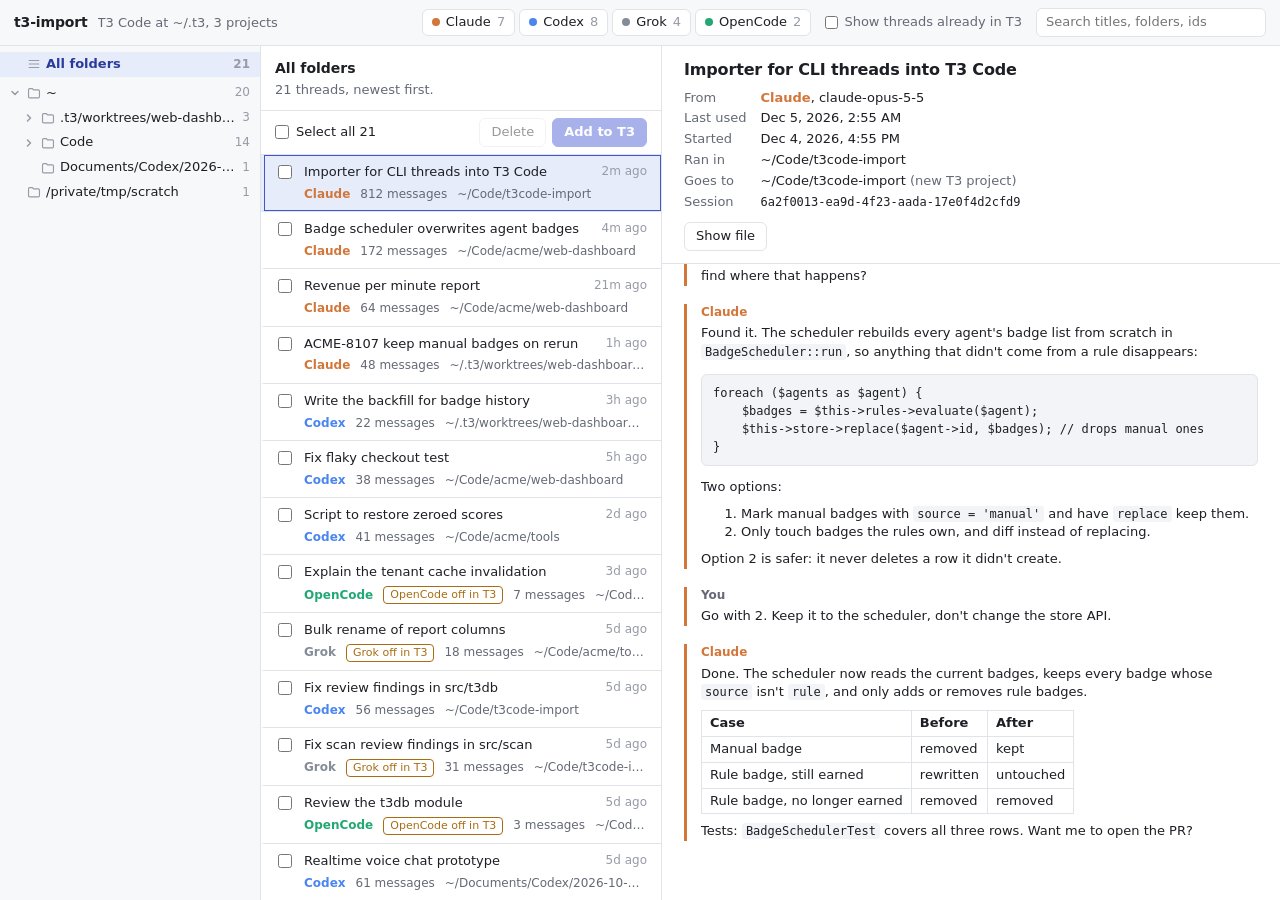
<file: ui/index.html>
<!doctype html>
<html lang="en">
<head>
<meta charset="utf-8">
<meta name="viewport" content="width=device-width, initial-scale=1">
<title>t3-import</title>
<link rel="stylesheet" href="app.css">
<script src="vendor/marked.min.js"></script>
<script src="vendor/purify.min.js"></script>
<script type="module" src="app.js"></script>
</head>
<body>
<header class="bar">
  <div class="brand">
    <strong>t3-import</strong>
    <span id="t3-status" class="t3-status">Reading T3 Code…</span>
  </div>
  <div class="bar-tools">
    <div class="providers" id="providers" role="group" aria-label="Show sessions from"></div>
    <label class="switch"><input type="checkbox" id="show-in-t3"><span>Show threads already in T3</span></label>
    <input type="search" id="search" placeholder="Search titles, folders, ids" autocomplete="off" spellcheck="false">
  </div>
</header>

<div class="banner" id="banner" hidden></div>
<main class="panes" id="panes">
  <nav class="pane tree-pane" aria-label="Folders">
    <div class="tree" id="tree"></div>
  </nav>
  <div class="splitter" data-split="tree" role="separator" aria-orientation="vertical"></div>

  <section class="pane list-pane" aria-label="Threads">
    <div class="folder-head" id="folder-head"></div>
    <div class="list-tools">
      <label class="check-all"><input type="checkbox" id="check-all"><span id="check-all-label">Select all</span></label>
      <span class="selection-note" id="selection-note"></span>
      <div class="actions">
        <button type="button" id="act-trash" class="btn quiet-danger" disabled>Delete</button>
        <button type="button" id="act-import" class="btn primary" disabled>Add to T3</button>
      </div>
    </div>
    <ul class="threads" id="threads" role="listbox" aria-multiselectable="true" tabindex="0"></ul>
  </section>
  <div class="splitter" data-split="list" role="separator" aria-orientation="vertical"></div>

  <section class="pane reader" id="reader" aria-label="Conversation"></section>
</main>

<dialog id="dialog"></dialog>
</body>
</html>
</file>
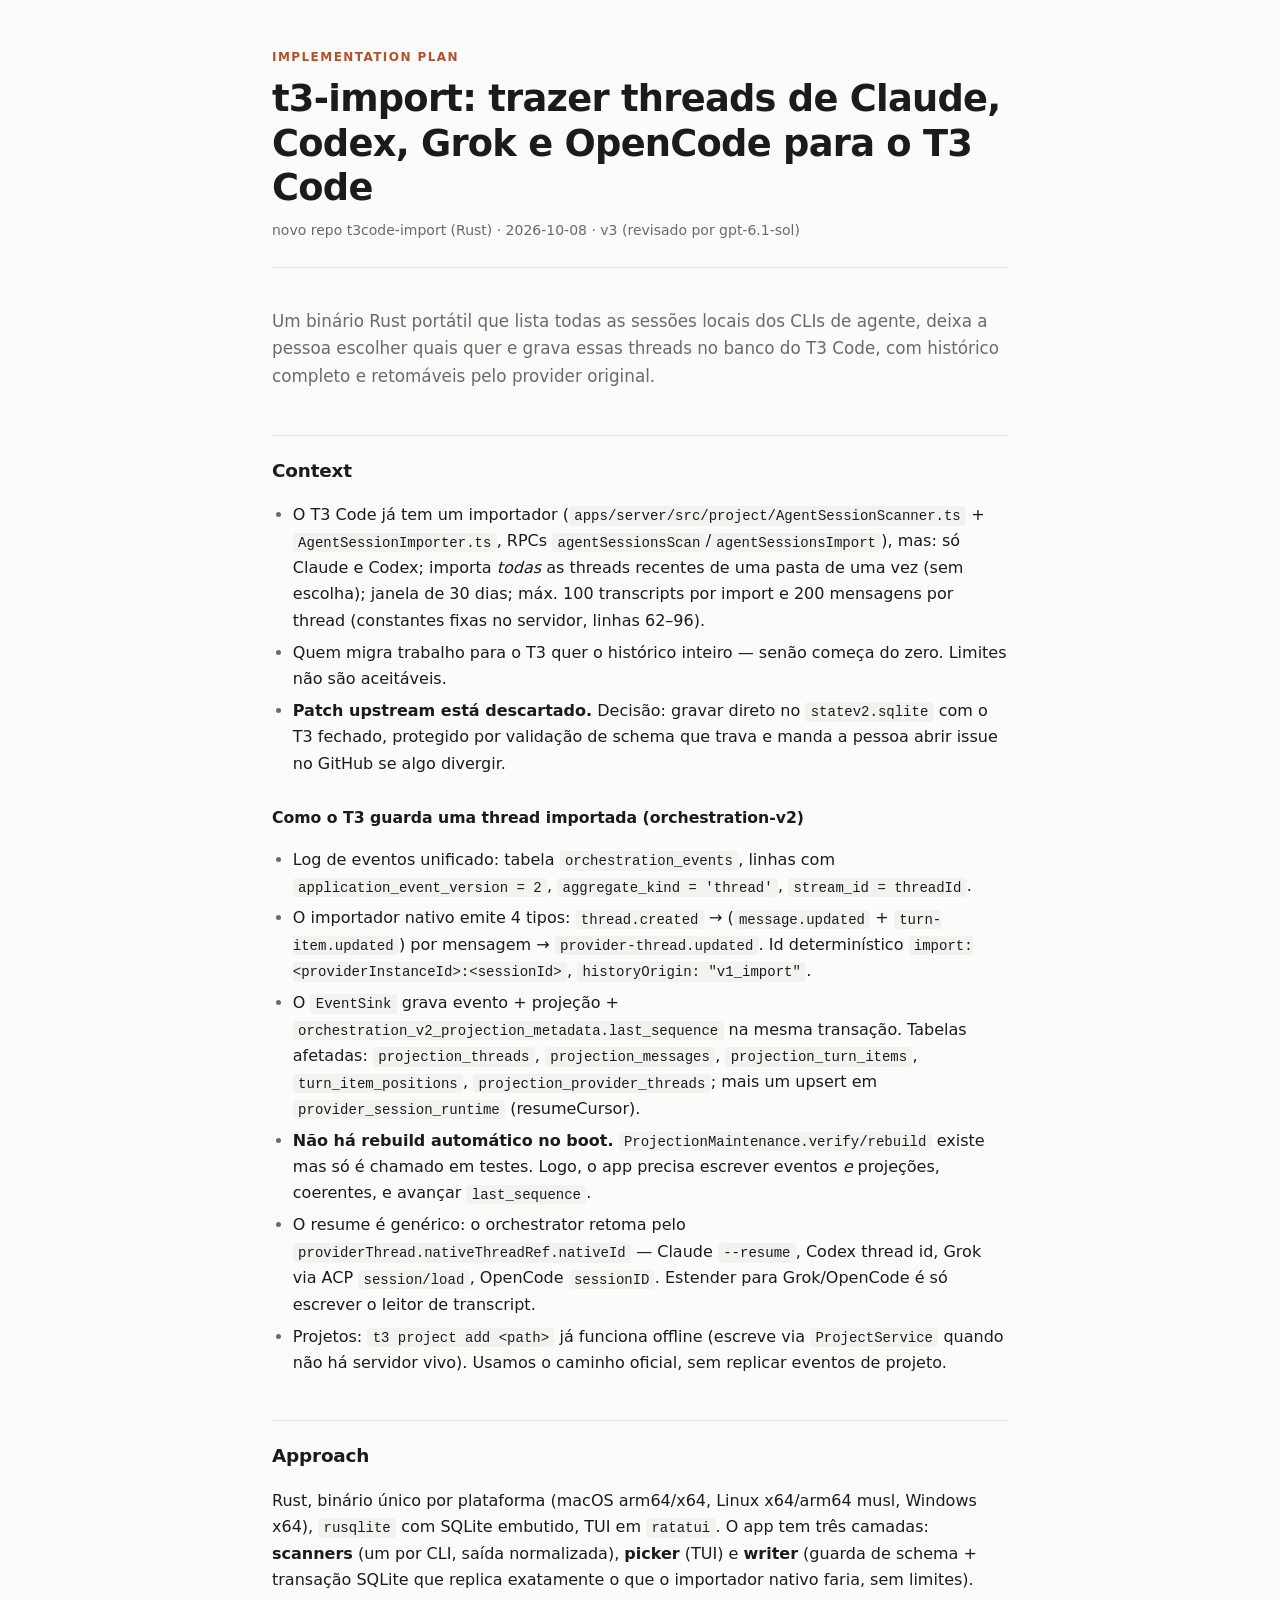
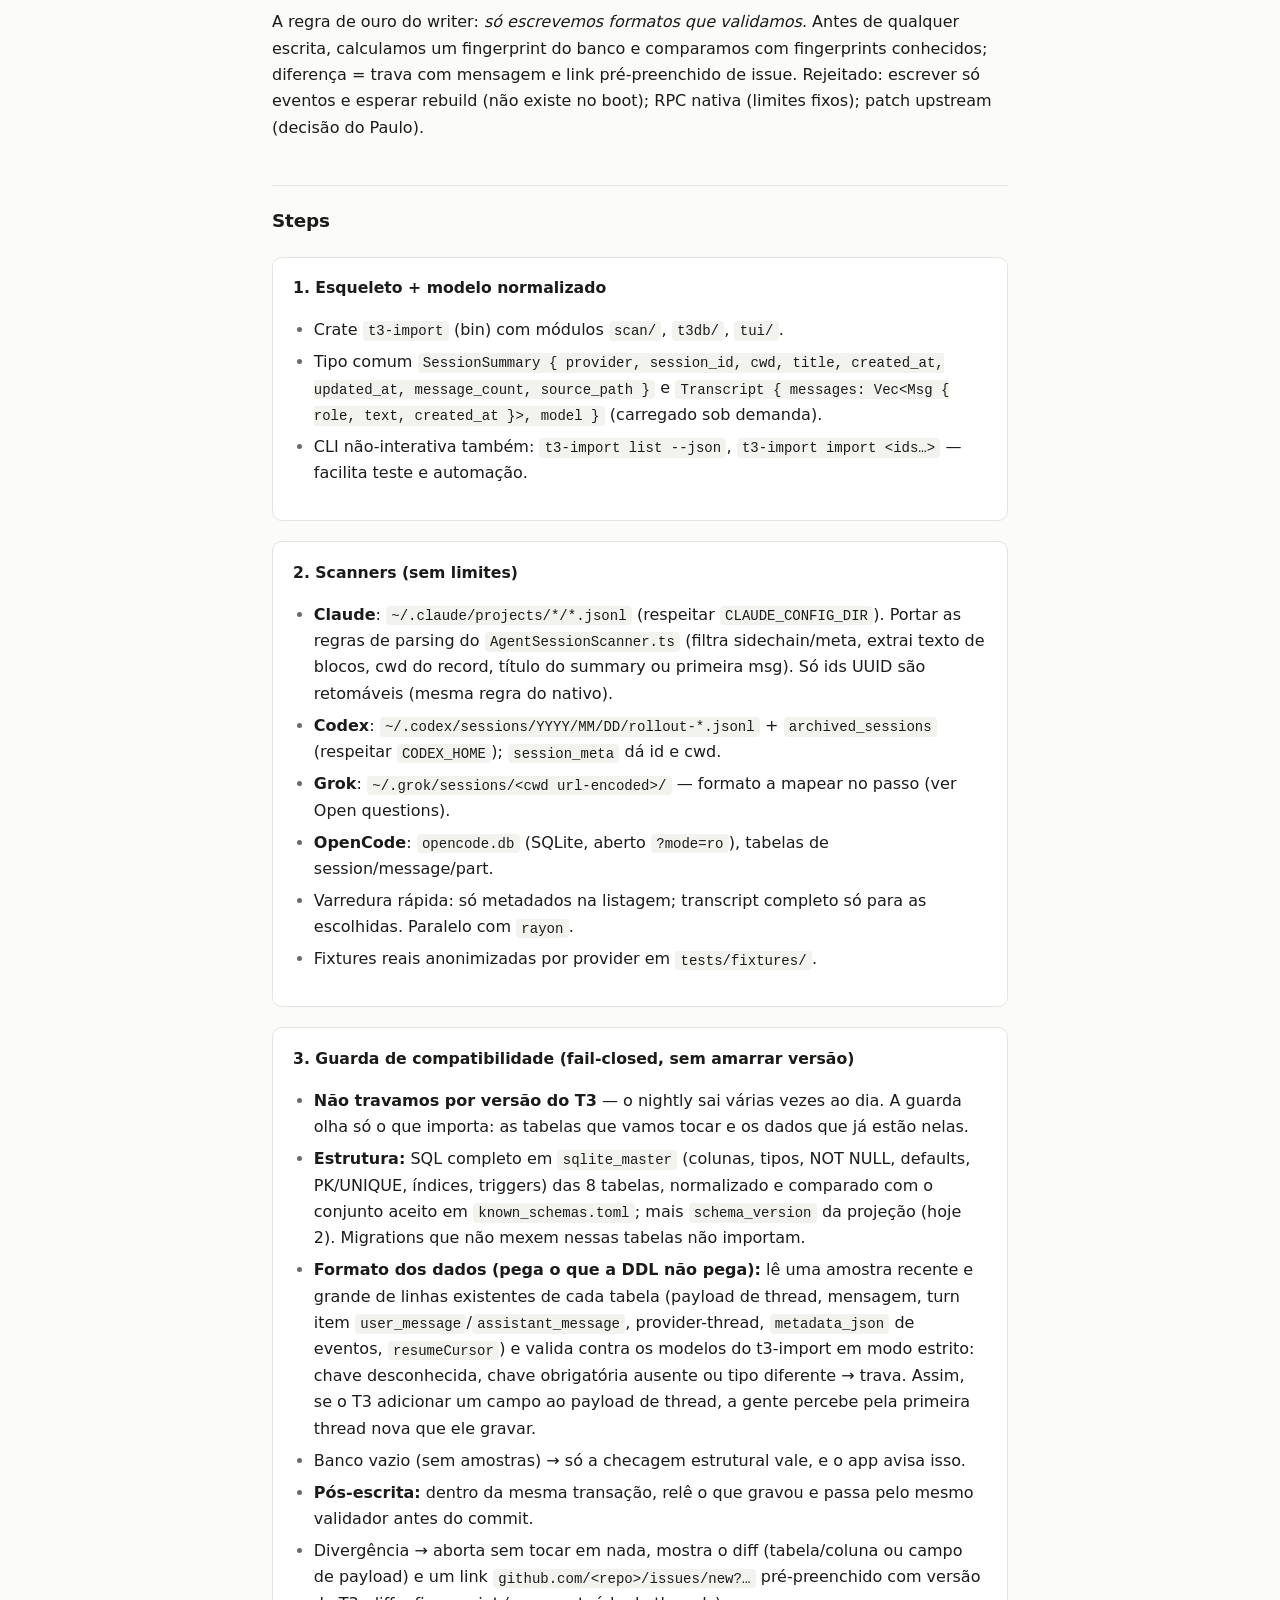
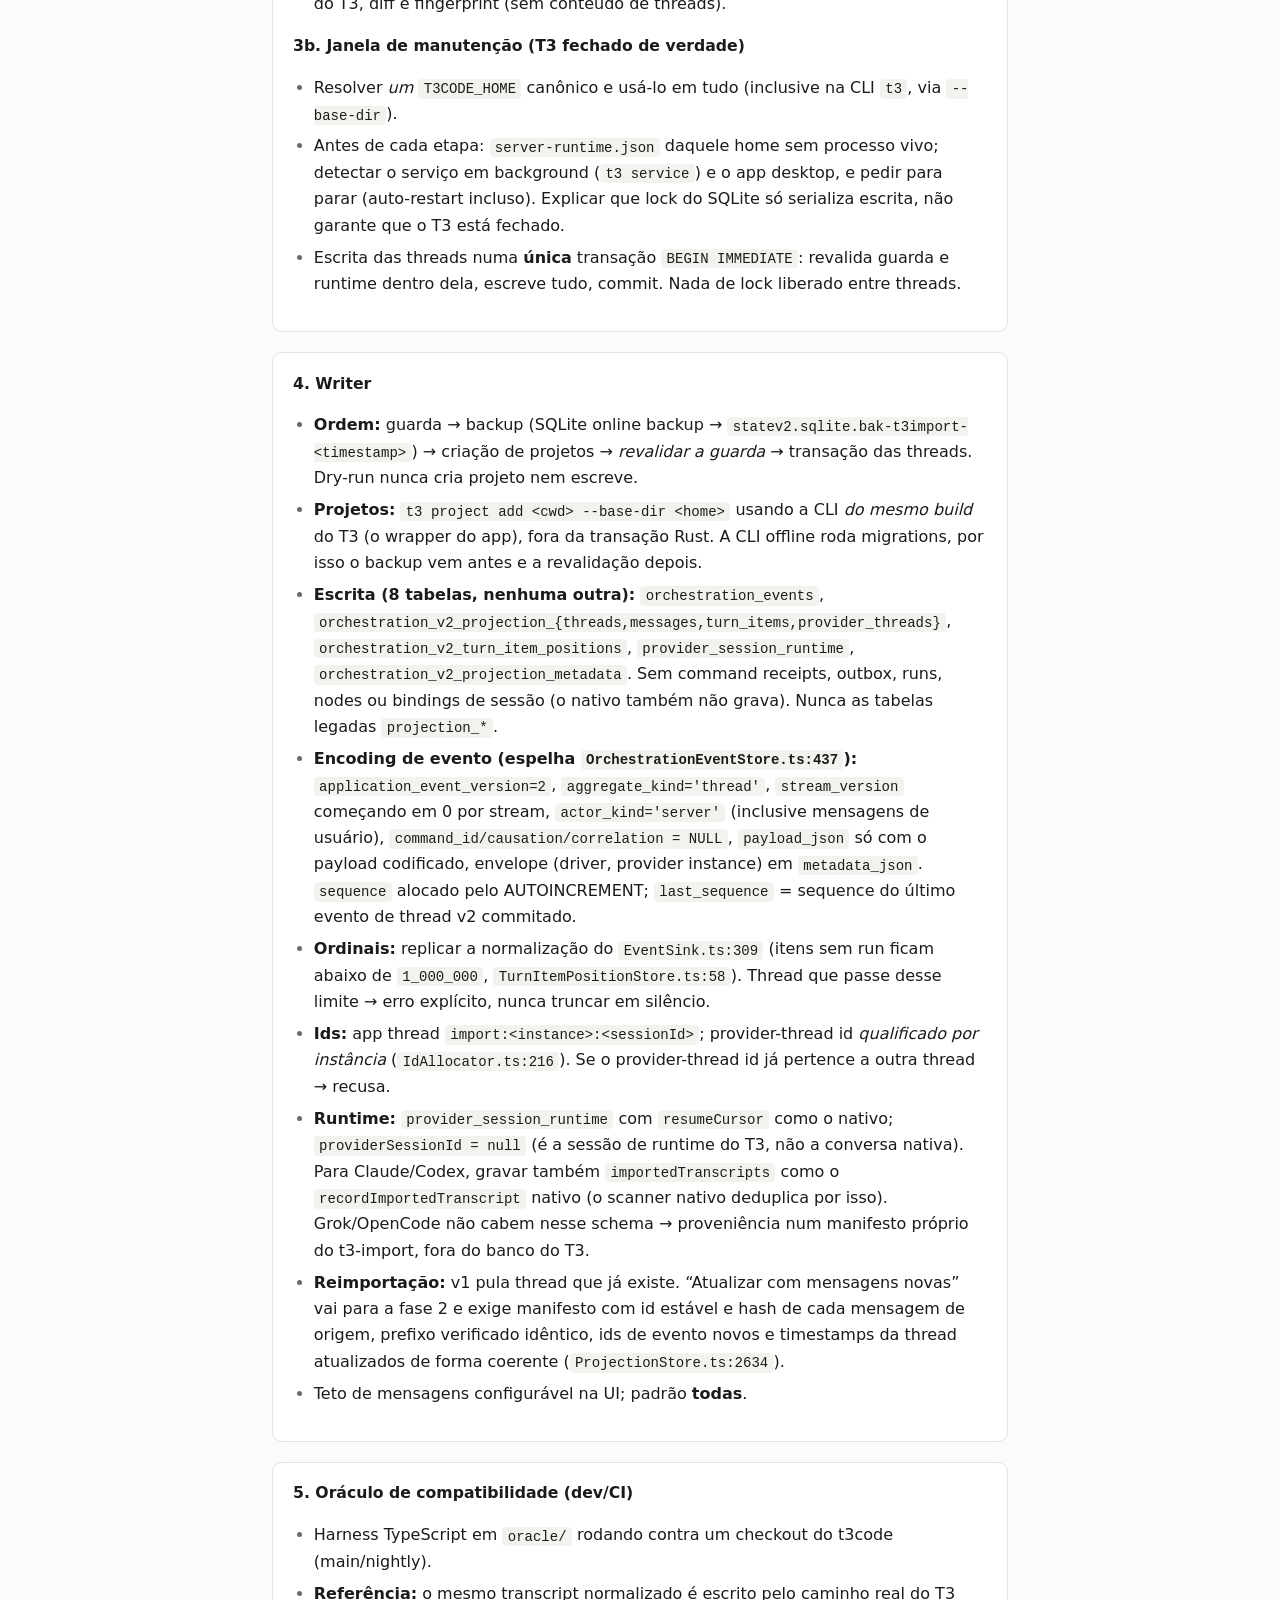
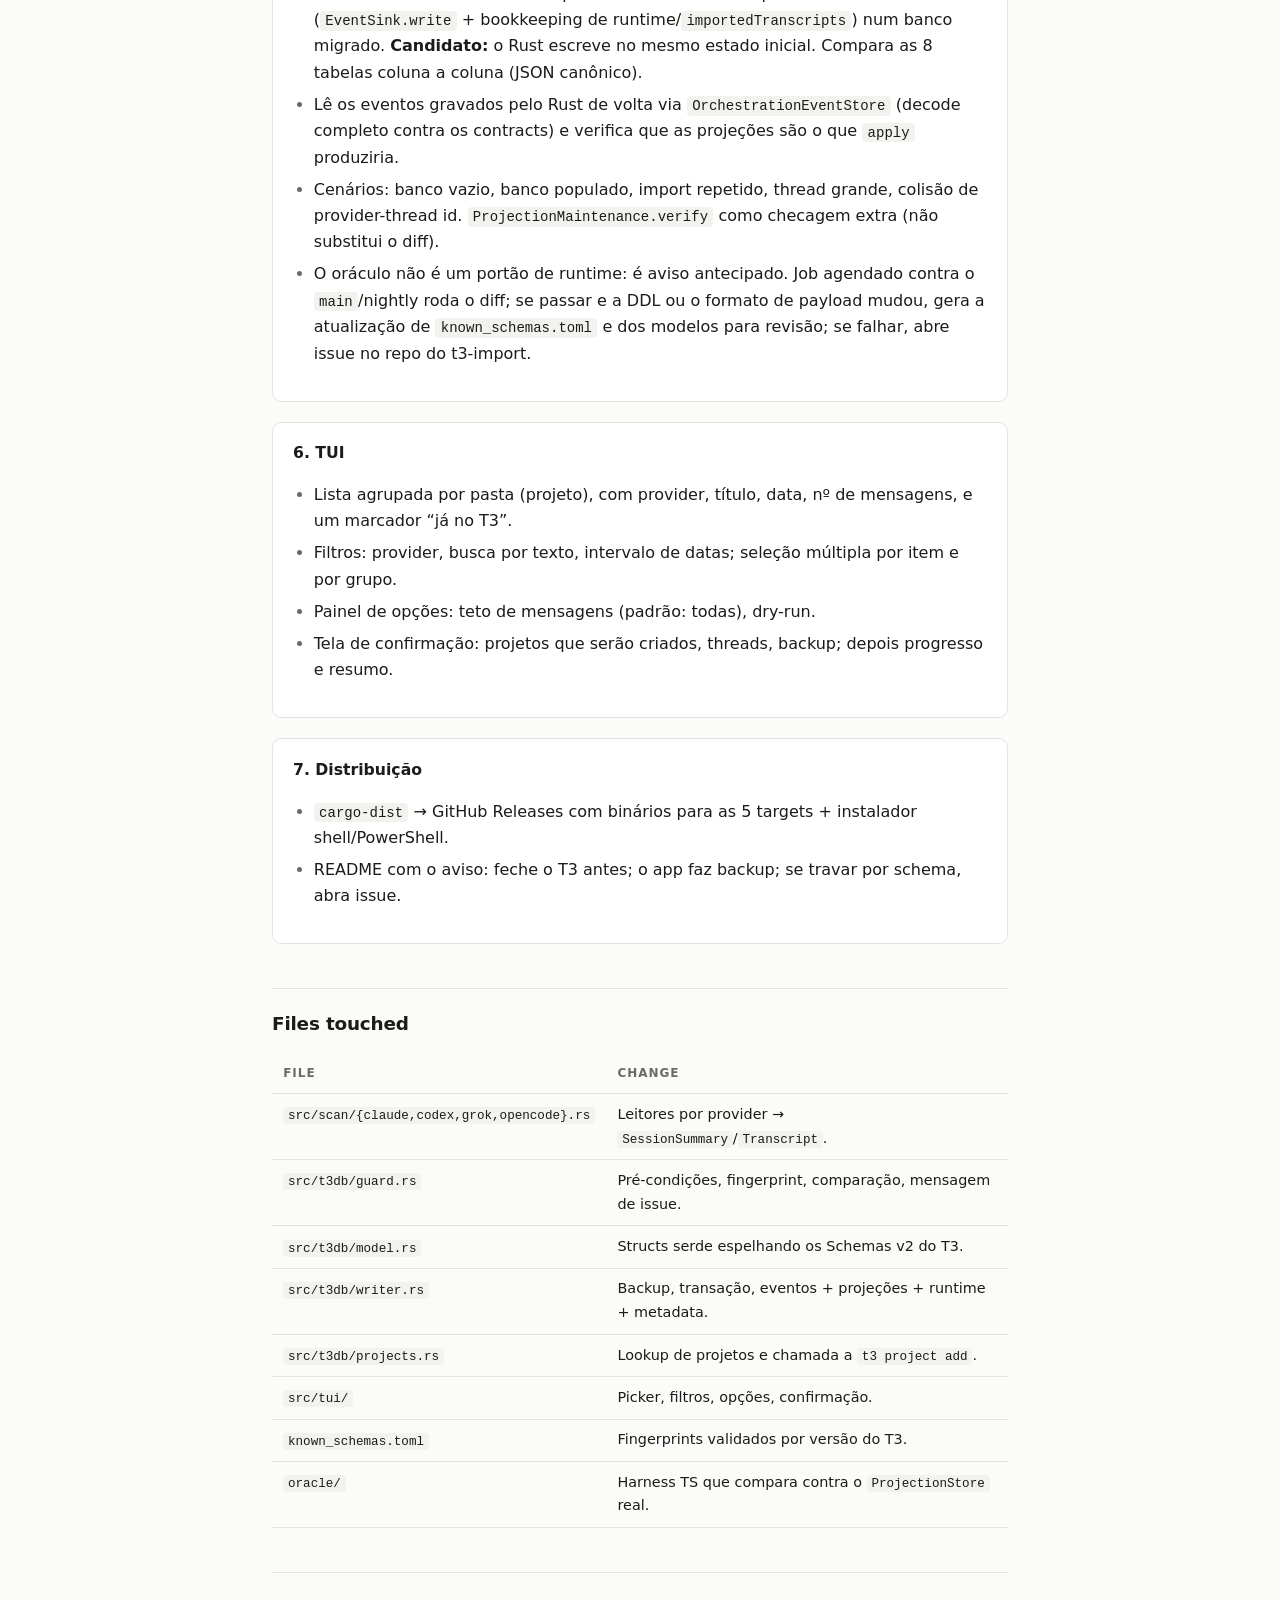
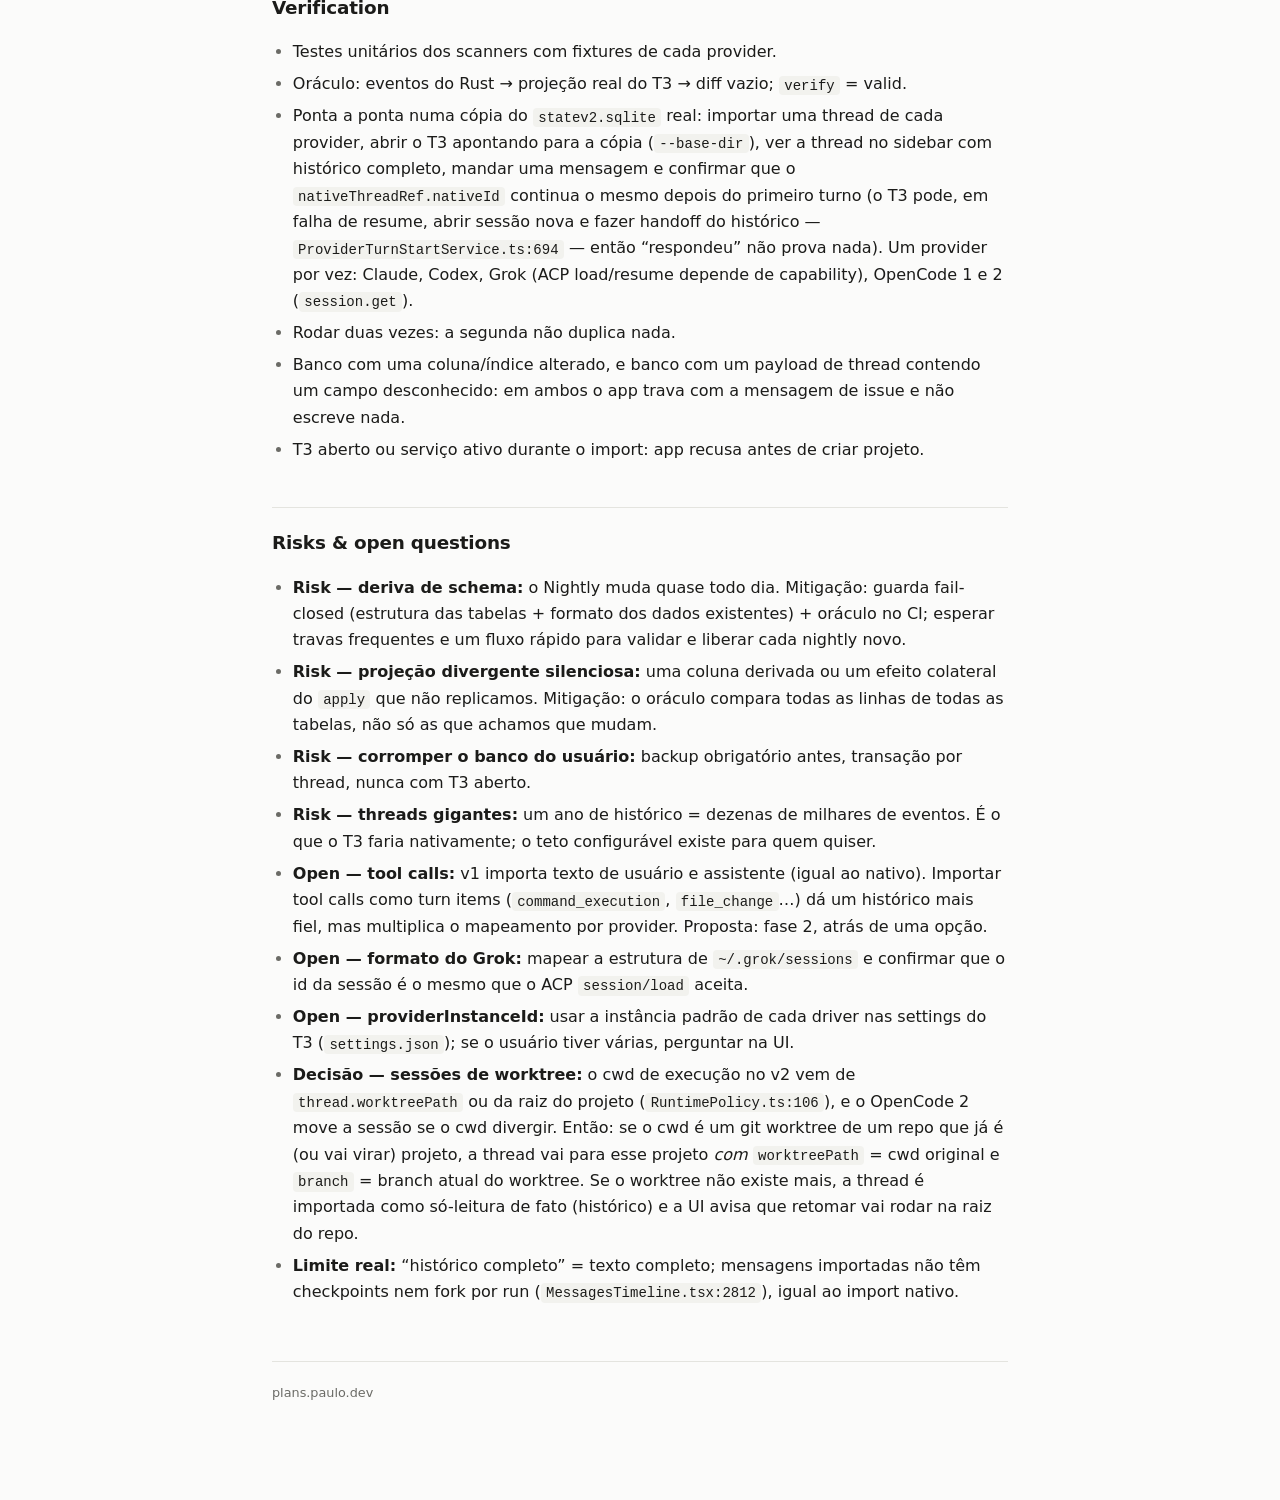
<file: docs/plan.html>
<!doctype html>
<html lang="pt-BR">
<head>
<meta charset="utf-8">
<meta name="viewport" content="width=device-width, initial-scale=1">
<title>t3-import — importar threads de CLIs para o T3 Code</title>
<style>
  :root {
    color-scheme: light dark;
    --bg: #fbfbfa;
    --panel: #ffffff;
    --ink: #1b1b19;
    --muted: #6b6b66;
    --rule: #e4e4df;
    --accent: #b5502a;
    --code-bg: #f2f2ee;
  }
  @media (prefers-color-scheme: dark) {
    :root {
      --bg: #16161a;
      --panel: #1d1d22;
      --ink: #e9e9e6;
      --muted: #9a9a94;
      --rule: #2e2e35;
      --accent: #e08a5f;
      --code-bg: #26262c;
    }
  }
  * { box-sizing: border-box; }
  body {
    margin: 0;
    padding: 3rem 1.25rem 6rem;
    background: var(--bg);
    color: var(--ink);
    font: 16px/1.65 ui-sans-serif, -apple-system, "Segoe UI", Inter, system-ui, sans-serif;
    -webkit-text-size-adjust: 100%;
  }
  main { max-width: 46rem; margin: 0 auto; }
  header { border-bottom: 1px solid var(--rule); padding-bottom: 1.5rem; margin-bottom: 2.5rem; }
  .eyebrow {
    font-size: .75rem; letter-spacing: .12em; text-transform: uppercase;
    color: var(--accent); font-weight: 600; margin: 0 0 .6rem;
  }
  h1 { font-size: clamp(1.6rem, 4.5vw, 2.3rem); line-height: 1.2; margin: 0 0 .6rem; letter-spacing: -.02em; }
  .meta { color: var(--muted); font-size: .875rem; margin: 0; }
  h2 {
    font-size: 1.15rem; margin: 2.75rem 0 .85rem; letter-spacing: -.01em;
    padding-top: 1.25rem; border-top: 1px solid var(--rule);
  }
  h3 { font-size: .98rem; margin: 1.75rem 0 .5rem; }
  p, li { color: var(--ink); }
  ul, ol { padding-left: 1.3rem; }
  li { margin: .35rem 0; }
  li::marker { color: var(--muted); }
  .lede { font-size: 1.05rem; color: var(--muted); }
  code {
    font-family: ui-monospace, SFMono-Regular, "SF Mono", Menlo, monospace;
    font-size: .875em; background: var(--code-bg); padding: .12em .38em; border-radius: 4px;
  }
  pre {
    background: var(--code-bg); border: 1px solid var(--rule); border-radius: 8px;
    padding: .9rem 1rem; overflow-x: auto; font-size: .85rem; line-height: 1.5;
  }
  pre code { background: none; padding: 0; }
  .card {
    background: var(--panel); border: 1px solid var(--rule); border-radius: 10px;
    padding: 1.1rem 1.25rem; margin: 1.25rem 0;
  }
  .card h3 { margin-top: 0; }
  table { width: 100%; border-collapse: collapse; font-size: .9rem; margin: 1rem 0; display: block; overflow-x: auto; }
  th, td { text-align: left; padding: .55rem .7rem; border-bottom: 1px solid var(--rule); vertical-align: top; }
  th { font-size: .75rem; text-transform: uppercase; letter-spacing: .08em; color: var(--muted); font-weight: 600; }
  .tag {
    display: inline-block; font-size: .72rem; font-weight: 600; letter-spacing: .04em;
    padding: .15rem .5rem; border-radius: 999px; border: 1px solid var(--rule); color: var(--muted);
  }
  footer { margin-top: 3.5rem; padding-top: 1.25rem; border-top: 1px solid var(--rule); color: var(--muted); font-size: .8rem; }
  a { color: var(--accent); }
</style>
</head>
<body>
<main>
  <header>
    <p class="eyebrow">Implementation plan</p>
    <h1>t3-import: trazer threads de Claude, Codex, Grok e OpenCode para o T3 Code</h1>
    <p class="meta">novo repo t3code-import (Rust) · 2026-10-08 · v3 (revisado por gpt-6.1-sol)</p>
  </header>

  <p class="lede">Um binário Rust portátil que lista todas as sessões locais dos CLIs de agente, deixa a pessoa escolher quais quer e grava essas threads no banco do T3 Code, com histórico completo e retomáveis pelo provider original.</p>

  <h2>Context</h2>
  <ul>
    <li>O T3 Code já tem um importador (<code>apps/server/src/project/AgentSessionScanner.ts</code> + <code>AgentSessionImporter.ts</code>, RPCs <code>agentSessionsScan</code>/<code>agentSessionsImport</code>), mas: só Claude e Codex; importa <em>todas</em> as threads recentes de uma pasta de uma vez (sem escolha); janela de 30 dias; máx. 100 transcripts por import e 200 mensagens por thread (constantes fixas no servidor, linhas 62–96).</li>
    <li>Quem migra trabalho para o T3 quer o histórico inteiro — senão começa do zero. Limites não são aceitáveis.</li>
    <li><strong>Patch upstream está descartado.</strong> Decisão: gravar direto no <code>statev2.sqlite</code> com o T3 fechado, protegido por validação de schema que trava e manda a pessoa abrir issue no GitHub se algo divergir.</li>
  </ul>

  <h3>Como o T3 guarda uma thread importada (orchestration-v2)</h3>
  <ul>
    <li>Log de eventos unificado: tabela <code>orchestration_events</code>, linhas com <code>application_event_version = 2</code>, <code>aggregate_kind = 'thread'</code>, <code>stream_id = threadId</code>.</li>
    <li>O importador nativo emite 4 tipos: <code>thread.created</code> → (<code>message.updated</code> + <code>turn-item.updated</code>) por mensagem → <code>provider-thread.updated</code>. Id determinístico <code>import:&lt;providerInstanceId&gt;:&lt;sessionId&gt;</code>, <code>historyOrigin: "v1_import"</code>.</li>
    <li>O <code>EventSink</code> grava evento + projeção + <code>orchestration_v2_projection_metadata.last_sequence</code> na mesma transação. Tabelas afetadas: <code>projection_threads</code>, <code>projection_messages</code>, <code>projection_turn_items</code>, <code>turn_item_positions</code>, <code>projection_provider_threads</code>; mais um upsert em <code>provider_session_runtime</code> (resumeCursor).</li>
    <li><strong>Não há rebuild automático no boot.</strong> <code>ProjectionMaintenance.verify/rebuild</code> existe mas só é chamado em testes. Logo, o app precisa escrever eventos <em>e</em> projeções, coerentes, e avançar <code>last_sequence</code>.</li>
    <li>O resume é genérico: o orchestrator retoma pelo <code>providerThread.nativeThreadRef.nativeId</code> — Claude <code>--resume</code>, Codex thread id, Grok via ACP <code>session/load</code>, OpenCode <code>sessionID</code>. Estender para Grok/OpenCode é só escrever o leitor de transcript.</li>
    <li>Projetos: <code>t3 project add &lt;path&gt;</code> já funciona offline (escreve via <code>ProjectService</code> quando não há servidor vivo). Usamos o caminho oficial, sem replicar eventos de projeto.</li>
  </ul>

  <h2>Approach</h2>
  <p>Rust, binário único por plataforma (macOS arm64/x64, Linux x64/arm64 musl, Windows x64), <code>rusqlite</code> com SQLite embutido, TUI em <code>ratatui</code>. O app tem três camadas: <strong>scanners</strong> (um por CLI, saída normalizada), <strong>picker</strong> (TUI) e <strong>writer</strong> (guarda de schema + transação SQLite que replica exatamente o que o importador nativo faria, sem limites).</p>
  <p>A regra de ouro do writer: <em>só escrevemos formatos que validamos</em>. Antes de qualquer escrita, calculamos um fingerprint do banco e comparamos com fingerprints conhecidos; diferença = trava com mensagem e link pré-preenchido de issue. Rejeitado: escrever só eventos e esperar rebuild (não existe no boot); RPC nativa (limites fixos); patch upstream (decisão do Paulo).</p>

  <h2>Steps</h2>

  <div class="card">
    <h3>1. Esqueleto + modelo normalizado</h3>
    <ul>
      <li>Crate <code>t3-import</code> (bin) com módulos <code>scan/</code>, <code>t3db/</code>, <code>tui/</code>.</li>
      <li>Tipo comum <code>SessionSummary { provider, session_id, cwd, title, created_at, updated_at, message_count, source_path }</code> e <code>Transcript { messages: Vec&lt;Msg { role, text, created_at }&gt;, model }</code> (carregado sob demanda).</li>
      <li>CLI não-interativa também: <code>t3-import list --json</code>, <code>t3-import import &lt;ids…&gt;</code> — facilita teste e automação.</li>
    </ul>
  </div>

  <div class="card">
    <h3>2. Scanners (sem limites)</h3>
    <ul>
      <li><strong>Claude</strong>: <code>~/.claude/projects/*/*.jsonl</code> (respeitar <code>CLAUDE_CONFIG_DIR</code>). Portar as regras de parsing do <code>AgentSessionScanner.ts</code> (filtra sidechain/meta, extrai texto de blocos, cwd do record, título do summary ou primeira msg). Só ids UUID são retomáveis (mesma regra do nativo).</li>
      <li><strong>Codex</strong>: <code>~/.codex/sessions/YYYY/MM/DD/rollout-*.jsonl</code> + <code>archived_sessions</code> (respeitar <code>CODEX_HOME</code>); <code>session_meta</code> dá id e cwd.</li>
      <li><strong>Grok</strong>: <code>~/.grok/sessions/&lt;cwd url-encoded&gt;/</code> — formato a mapear no passo (ver Open questions).</li>
      <li><strong>OpenCode</strong>: <code>opencode.db</code> (SQLite, aberto <code>?mode=ro</code>), tabelas de session/message/part.</li>
      <li>Varredura rápida: só metadados na listagem; transcript completo só para as escolhidas. Paralelo com <code>rayon</code>.</li>
      <li>Fixtures reais anonimizadas por provider em <code>tests/fixtures/</code>.</li>
    </ul>
  </div>

  <div class="card">
    <h3>3. Guarda de compatibilidade (fail-closed, sem amarrar versão)</h3>
    <ul>
      <li><strong>Não travamos por versão do T3</strong> — o nightly sai várias vezes ao dia. A guarda olha só o que importa: as tabelas que vamos tocar e os dados que já estão nelas.</li>
      <li><strong>Estrutura:</strong> SQL completo em <code>sqlite_master</code> (colunas, tipos, NOT NULL, defaults, PK/UNIQUE, índices, triggers) das 8 tabelas, normalizado e comparado com o conjunto aceito em <code>known_schemas.toml</code>; mais <code>schema_version</code> da projeção (hoje 2). Migrations que não mexem nessas tabelas não importam.</li>
      <li><strong>Formato dos dados (pega o que a DDL não pega):</strong> lê uma amostra recente e grande de linhas existentes de cada tabela (payload de thread, mensagem, turn item <code>user_message</code>/<code>assistant_message</code>, provider-thread, <code>metadata_json</code> de eventos, <code>resumeCursor</code>) e valida contra os modelos do t3-import em modo estrito: chave desconhecida, chave obrigatória ausente ou tipo diferente → trava. Assim, se o T3 adicionar um campo ao payload de thread, a gente percebe pela primeira thread nova que ele gravar.</li>
      <li>Banco vazio (sem amostras) → só a checagem estrutural vale, e o app avisa isso.</li>
      <li><strong>Pós-escrita:</strong> dentro da mesma transação, relê o que gravou e passa pelo mesmo validador antes do commit.</li>
      <li>Divergência → aborta sem tocar em nada, mostra o diff (tabela/coluna ou campo de payload) e um link <code>github.com/&lt;repo&gt;/issues/new?…</code> pré-preenchido com versão do T3, diff e fingerprint (sem conteúdo de threads).</li>
    </ul>
    <h3>3b. Janela de manutenção (T3 fechado de verdade)</h3>
    <ul>
      <li>Resolver <em>um</em> <code>T3CODE_HOME</code> canônico e usá-lo em tudo (inclusive na CLI <code>t3</code>, via <code>--base-dir</code>).</li>
      <li>Antes de cada etapa: <code>server-runtime.json</code> daquele home sem processo vivo; detectar o serviço em background (<code>t3 service</code>) e o app desktop, e pedir para parar (auto-restart incluso). Explicar que lock do SQLite só serializa escrita, não garante que o T3 está fechado.</li>
      <li>Escrita das threads numa <strong>única</strong> transação <code>BEGIN IMMEDIATE</code>: revalida guarda e runtime dentro dela, escreve tudo, commit. Nada de lock liberado entre threads.</li>
    </ul></div>

  <div class="card">
    <h3>4. Writer</h3>
    <ul>
      <li><strong>Ordem:</strong> guarda → backup (SQLite online backup → <code>statev2.sqlite.bak-t3import-&lt;timestamp&gt;</code>) → criação de projetos → <em>revalidar a guarda</em> → transação das threads. Dry-run nunca cria projeto nem escreve.</li>
      <li><strong>Projetos:</strong> <code>t3 project add &lt;cwd&gt; --base-dir &lt;home&gt;</code> usando a CLI <em>do mesmo build</em> do T3 (o wrapper do app), fora da transação Rust. A CLI offline roda migrations, por isso o backup vem antes e a revalidação depois.</li>
      <li><strong>Escrita (8 tabelas, nenhuma outra):</strong> <code>orchestration_events</code>, <code>orchestration_v2_projection_{threads,messages,turn_items,provider_threads}</code>, <code>orchestration_v2_turn_item_positions</code>, <code>provider_session_runtime</code>, <code>orchestration_v2_projection_metadata</code>. Sem command receipts, outbox, runs, nodes ou bindings de sessão (o nativo também não grava). Nunca as tabelas legadas <code>projection_*</code>.</li>
      <li><strong>Encoding de evento (espelha <code>OrchestrationEventStore.ts:437</code>):</strong> <code>application_event_version=2</code>, <code>aggregate_kind='thread'</code>, <code>stream_version</code> começando em 0 por stream, <code>actor_kind='server'</code> (inclusive mensagens de usuário), <code>command_id/causation/correlation = NULL</code>, <code>payload_json</code> só com o payload codificado, envelope (driver, provider instance) em <code>metadata_json</code>. <code>sequence</code> alocado pelo AUTOINCREMENT; <code>last_sequence</code> = sequence do último evento de thread v2 commitado.</li>
      <li><strong>Ordinais:</strong> replicar a normalização do <code>EventSink.ts:309</code> (itens sem run ficam abaixo de <code>1_000_000</code>, <code>TurnItemPositionStore.ts:58</code>). Thread que passe desse limite → erro explícito, nunca truncar em silêncio.</li>
      <li><strong>Ids:</strong> app thread <code>import:&lt;instance&gt;:&lt;sessionId&gt;</code>; provider-thread id <em>qualificado por instância</em> (<code>IdAllocator.ts:216</code>). Se o provider-thread id já pertence a outra thread → recusa.</li>
      <li><strong>Runtime:</strong> <code>provider_session_runtime</code> com <code>resumeCursor</code> como o nativo; <code>providerSessionId = null</code> (é a sessão de runtime do T3, não a conversa nativa). Para Claude/Codex, gravar também <code>importedTranscripts</code> como o <code>recordImportedTranscript</code> nativo (o scanner nativo deduplica por isso). Grok/OpenCode não cabem nesse schema → proveniência num manifesto próprio do t3-import, fora do banco do T3.</li>
      <li><strong>Reimportação:</strong> v1 pula thread que já existe. “Atualizar com mensagens novas” vai para a fase 2 e exige manifesto com id estável e hash de cada mensagem de origem, prefixo verificado idêntico, ids de evento novos e timestamps da thread atualizados de forma coerente (<code>ProjectionStore.ts:2634</code>).</li>
      <li>Teto de mensagens configurável na UI; padrão <strong>todas</strong>.</li>
    </ul></div>

  <div class="card">
    <h3>5. Oráculo de compatibilidade (dev/CI)</h3>
    <ul>
      <li>Harness TypeScript em <code>oracle/</code> rodando contra um checkout do t3code (main/nightly).</li>
      <li><strong>Referência:</strong> o mesmo transcript normalizado é escrito pelo caminho real do T3 (<code>EventSink.write</code> + bookkeeping de runtime/<code>importedTranscripts</code>) num banco migrado. <strong>Candidato:</strong> o Rust escreve no mesmo estado inicial. Compara as 8 tabelas coluna a coluna (JSON canônico).</li>
      <li>Lê os eventos gravados pelo Rust de volta via <code>OrchestrationEventStore</code> (decode completo contra os contracts) e verifica que as projeções são o que <code>apply</code> produziria.</li>
      <li>Cenários: banco vazio, banco populado, import repetido, thread grande, colisão de provider-thread id. <code>ProjectionMaintenance.verify</code> como checagem extra (não substitui o diff).</li>
      <li>O oráculo não é um portão de runtime: é aviso antecipado. Job agendado contra o <code>main</code>/nightly roda o diff; se passar e a DDL ou o formato de payload mudou, gera a atualização de <code>known_schemas.toml</code> e dos modelos para revisão; se falhar, abre issue no repo do t3-import.</li>
    </ul></div>

  <div class="card">
    <h3>6. TUI</h3>
    <ul>
      <li>Lista agrupada por pasta (projeto), com provider, título, data, nº de mensagens, e um marcador “já no T3”.</li>
      <li>Filtros: provider, busca por texto, intervalo de datas; seleção múltipla por item e por grupo.</li>
      <li>Painel de opções: teto de mensagens (padrão: todas), dry-run.</li>
      <li>Tela de confirmação: projetos que serão criados, threads, backup; depois progresso e resumo.</li>
    </ul>
  </div>

  <div class="card">
    <h3>7. Distribuição</h3>
    <ul>
      <li><code>cargo-dist</code> → GitHub Releases com binários para as 5 targets + instalador shell/PowerShell.</li>
      <li>README com o aviso: feche o T3 antes; o app faz backup; se travar por schema, abra issue.</li>
    </ul>
  </div>

  <h2>Files touched</h2>
  <table>
    <thead><tr><th>File</th><th>Change</th></tr></thead>
    <tbody>
      <tr><td><code>src/scan/{claude,codex,grok,opencode}.rs</code></td><td>Leitores por provider → <code>SessionSummary</code>/<code>Transcript</code>.</td></tr>
      <tr><td><code>src/t3db/guard.rs</code></td><td>Pré-condições, fingerprint, comparação, mensagem de issue.</td></tr>
      <tr><td><code>src/t3db/model.rs</code></td><td>Structs serde espelhando os Schemas v2 do T3.</td></tr>
      <tr><td><code>src/t3db/writer.rs</code></td><td>Backup, transação, eventos + projeções + runtime + metadata.</td></tr>
      <tr><td><code>src/t3db/projects.rs</code></td><td>Lookup de projetos e chamada a <code>t3 project add</code>.</td></tr>
      <tr><td><code>src/tui/</code></td><td>Picker, filtros, opções, confirmação.</td></tr>
      <tr><td><code>known_schemas.toml</code></td><td>Fingerprints validados por versão do T3.</td></tr>
      <tr><td><code>oracle/</code></td><td>Harness TS que compara contra o <code>ProjectionStore</code> real.</td></tr>
    </tbody>
  </table>

  <h2>Verification</h2>
  <ul>
    <li>Testes unitários dos scanners com fixtures de cada provider.</li>
    <li>Oráculo: eventos do Rust → projeção real do T3 → diff vazio; <code>verify</code> = valid.</li>
    <li>Ponta a ponta numa cópia do <code>statev2.sqlite</code> real: importar uma thread de cada provider, abrir o T3 apontando para a cópia (<code>--base-dir</code>), ver a thread no sidebar com histórico completo, mandar uma mensagem e confirmar que o <code>nativeThreadRef.nativeId</code> continua o mesmo depois do primeiro turno (o T3 pode, em falha de resume, abrir sessão nova e fazer handoff do histórico — <code>ProviderTurnStartService.ts:694</code> — então “respondeu” não prova nada). Um provider por vez: Claude, Codex, Grok (ACP load/resume depende de capability), OpenCode 1 e 2 (<code>session.get</code>).</li>
    <li>Rodar duas vezes: a segunda não duplica nada.</li>
    <li>Banco com uma coluna/índice alterado, e banco com um payload de thread contendo um campo desconhecido: em ambos o app trava com a mensagem de issue e não escreve nada.</li>
    <li>T3 aberto ou serviço ativo durante o import: app recusa antes de criar projeto.</li>
  </ul>

  <h2>Risks &amp; open questions</h2>
  <ul>
    <li><strong>Risk — deriva de schema:</strong> o Nightly muda quase todo dia. Mitigação: guarda fail-closed (estrutura das tabelas + formato dos dados existentes) + oráculo no CI; esperar travas frequentes e um fluxo rápido para validar e liberar cada nightly novo.</li>
    <li><strong>Risk — projeção divergente silenciosa:</strong> uma coluna derivada ou um efeito colateral do <code>apply</code> que não replicamos. Mitigação: o oráculo compara todas as linhas de todas as tabelas, não só as que achamos que mudam.</li>
    <li><strong>Risk — corromper o banco do usuário:</strong> backup obrigatório antes, transação por thread, nunca com T3 aberto.</li>
    <li><strong>Risk — threads gigantes:</strong> um ano de histórico = dezenas de milhares de eventos. É o que o T3 faria nativamente; o teto configurável existe para quem quiser.</li>
    <li><strong>Open — tool calls:</strong> v1 importa texto de usuário e assistente (igual ao nativo). Importar tool calls como turn items (<code>command_execution</code>, <code>file_change</code>…) dá um histórico mais fiel, mas multiplica o mapeamento por provider. Proposta: fase 2, atrás de uma opção.</li>
    <li><strong>Open — formato do Grok:</strong> mapear a estrutura de <code>~/.grok/sessions</code> e confirmar que o id da sessão é o mesmo que o ACP <code>session/load</code> aceita.</li>
    <li><strong>Open — providerInstanceId:</strong> usar a instância padrão de cada driver nas settings do T3 (<code>settings.json</code>); se o usuário tiver várias, perguntar na UI.</li>
    <li><strong>Decisão — sessões de worktree:</strong> o cwd de execução no v2 vem de <code>thread.worktreePath</code> ou da raiz do projeto (<code>RuntimePolicy.ts:106</code>), e o OpenCode 2 move a sessão se o cwd divergir. Então: se o cwd é um git worktree de um repo que já é (ou vai virar) projeto, a thread vai para esse projeto <em>com</em> <code>worktreePath</code> = cwd original e <code>branch</code> = branch atual do worktree. Se o worktree não existe mais, a thread é importada como só-leitura de fato (histórico) e a UI avisa que retomar vai rodar na raiz do repo.</li>
    <li><strong>Limite real:</strong> “histórico completo” = texto completo; mensagens importadas não têm checkpoints nem fork por run (<code>MessagesTimeline.tsx:2812</code>), igual ao import nativo.</li>
  </ul>

  <footer>plans.paulo.dev</footer>
</main>
</body>
</html>
</file>
<file: ui/app.css>
:root {
  color-scheme: light dark;
  --bg: #eef0f3;
  --pane: #ffffff;
  --pane-side: #f7f8fa;
  --ink: #1d1f24;
  --muted: #646975;
  --faint: #969ba6;
  --rule: #e0e3e8;
  --hover: #f1f3f6;
  --active: #e7ecfb;
  --active-ink: #2a3b9c;
  --accent: #3f55d1;
  --accent-ink: #ffffff;
  --danger: #c0412c;
  --danger-ink: #ffffff;
  --backdrop: rgba(20, 22, 30, .32);
  --ok: #2c8a57;
  --warn: #a86d12;
  --warn-bg: #fdf5e6;
  --code-bg: #f3f4f7;

  --claude: #d2763a;
  --codex: #4a86ee;
  --grok: #858c99;
  --opencode: #23a874;

  --tree-w: 260px;
  --list-w: 400px;
  --font: -apple-system, BlinkMacSystemFont, "Segoe UI Variable Text", "Segoe UI", system-ui, Ubuntu, sans-serif;
  --mono: ui-monospace, "SF Mono", "Cascadia Mono", Menlo, Consolas, monospace;
}

@media (prefers-color-scheme: dark) {
  :root:not([data-theme="light"]) {
    --bg: #121316;
    --pane: #1a1b1f;
    --pane-side: #16171a;
    --ink: #e4e5e9;
    --muted: #979ba6;
    --faint: #6b707b;
    --rule: #2a2c33;
    --hover: #22242a;
    --active: #252c48;
    --active-ink: #c3cbff;
    --accent: #7d8fff;
    --accent-ink: #10131f;
    --danger: #f0735c;
    --danger-ink: #1c0d09;
    --backdrop: rgba(0, 0, 0, .58);
    --ok: #5cc68e;
    --warn: #e2b35a;
    --warn-bg: #2a2416;
    --code-bg: #222329;
  }
}

:root[data-theme="dark"] {
  --bg: #121316;
  --pane: #1a1b1f;
  --pane-side: #16171a;
  --ink: #e4e5e9;
  --muted: #979ba6;
  --faint: #6b707b;
  --rule: #2a2c33;
  --hover: #22242a;
  --active: #252c48;
  --active-ink: #c3cbff;
  --accent: #7d8fff;
  --accent-ink: #10131f;
  --danger: #f0735c;
  --danger-ink: #1c0d09;
  --backdrop: rgba(0, 0, 0, .58);
  --ok: #5cc68e;
  --warn: #e2b35a;
  --warn-bg: #2a2416;
  --code-bg: #222329;
}
:root[data-theme="light"] { color-scheme: light; }
:root[data-theme="dark"] { color-scheme: dark; }

* { box-sizing: border-box; }
html, body { height: 100%; }
body {
  margin: 0;
  background: var(--bg);
  color: var(--ink);
  font: 13px/1.45 var(--font);
  display: flex;
  flex-direction: column;
  overflow: hidden;
  -webkit-font-smoothing: antialiased;
}
button, input { font: inherit; color: inherit; }
:focus-visible { outline: 2px solid var(--accent); outline-offset: 1px; }

/* ----- top bar --------------------------------------------------------- */

.bar {
  display: flex;
  align-items: center;
  gap: 16px;
  padding: 8px 14px;
  border-bottom: 1px solid var(--rule);
  background: var(--pane-side);
  flex-wrap: wrap;
}
.brand { display: flex; align-items: baseline; gap: 10px; min-width: 0; }
.brand strong { font-size: 14px; letter-spacing: -0.01em; }
.t3-status { color: var(--muted); white-space: nowrap; overflow: hidden; text-overflow: ellipsis; }
.t3-status.error { color: var(--danger); }
.bar-tools { display: flex; align-items: center; gap: 14px; margin-left: auto; flex-wrap: wrap; }

.providers { display: flex; gap: 4px; }
.prov-toggle {
  display: inline-flex; align-items: center; gap: 6px;
  border: 1px solid var(--rule); background: var(--pane);
  border-radius: 6px; padding: 3px 9px; cursor: pointer;
}
.prov-toggle .dot { width: 8px; height: 8px; border-radius: 50%; background: var(--c); }
.prov-toggle .n { color: var(--faint); font-variant-numeric: tabular-nums; }
.prov-toggle[aria-pressed="false"] { color: var(--faint); background: transparent; }
.prov-toggle[aria-pressed="false"] .dot { background: transparent; box-shadow: inset 0 0 0 1.5px var(--faint); }

.switch { display: inline-flex; align-items: center; gap: 6px; color: var(--muted); cursor: pointer; user-select: none; }
.switch input { margin: 0; accent-color: var(--accent); }

input[type="search"] {
  width: 230px; padding: 4px 9px;
  border: 1px solid var(--rule); border-radius: 6px; background: var(--pane);
}

.banner {
  display: flex; align-items: center; gap: 12px;
  padding: 7px 14px; background: var(--warn-bg); border-bottom: 1px solid var(--rule);
}
.banner .btn { margin-left: auto; }
.fatal { margin: auto; max-width: 52ch; padding: 32px; }
.fatal h1 { font-size: 16px; margin: 0 0 8px; }

/* ----- panes ----------------------------------------------------------- */

.panes {
  flex: 1;
  display: grid;
  grid-template-columns: var(--tree-w) 1px var(--list-w) 1px minmax(320px, 1fr);
  min-height: 0;
}
.pane { min-width: 0; min-height: 0; overflow: hidden; display: flex; flex-direction: column; background: var(--pane); }
.tree-pane { background: var(--pane-side); }
.splitter { background: var(--rule); cursor: col-resize; position: relative; }
.splitter::after { content: ""; position: absolute; inset: 0 -4px; }
.splitter:hover, .splitter.dragging { background: var(--accent); }

/* ----- folder tree ----------------------------------------------------- */

.tree { overflow: auto; padding: 6px 0 16px; flex: 1; }
.tree ul { list-style: none; margin: 0; padding: 0; }
.node {
  display: flex; align-items: center; gap: 5px;
  width: 100%; border: 0; background: none; text-align: left;
  padding: 3px 10px 3px calc(8px + var(--depth, 0) * 14px);
  cursor: pointer; white-space: nowrap;
}
.node:hover { background: var(--hover); }
.node[aria-current="true"] { background: var(--active); color: var(--active-ink); }
.twisty {
  width: 14px; height: 14px; flex: none; display: grid; place-items: center;
  color: var(--faint); border-radius: 3px;
}
.twisty svg { transition: transform .12s; }
.twisty.open svg { transform: rotate(90deg); }
.twisty.leaf { visibility: hidden; }
.node .icon { flex: none; color: var(--faint); display: grid; place-items: center; }
.node .icon.project { color: var(--accent); }
.node .icon.worktree { color: var(--warn); }
.node .label { overflow: hidden; text-overflow: ellipsis; flex: 1; min-width: 0; }
.node .count { color: var(--faint); font-variant-numeric: tabular-nums; font-size: 12px; }
.node.all { font-weight: 600; margin-bottom: 4px; }
.tree-empty { padding: 16px; color: var(--muted); }

/* ----- thread list ----------------------------------------------------- */

.folder-head { padding: 12px 14px 10px; border-bottom: 1px solid var(--rule); }
.folder-head h2 { margin: 0; font-size: 14px; font-weight: 600; word-break: break-all; }
.folder-head .status { margin: 3px 0 0; color: var(--muted); }
.folder-head .status.project { color: var(--ok); }
.worktree-note {
  margin: 8px 0 0; padding: 7px 9px; border-radius: 6px;
  background: var(--warn-bg); color: var(--ink); display: flex; gap: 8px;
}
.worktree-note svg { flex: none; color: var(--warn); margin-top: 2px; }
.worktree-note code { font-family: var(--mono); font-size: 12px; }

.list-tools {
  display: flex; align-items: center; gap: 10px;
  padding: 7px 14px; border-bottom: 1px solid var(--rule);
}
.check-all { display: inline-flex; align-items: center; gap: 7px; cursor: pointer; user-select: none; }
.check-all input, .row input { margin: 0; accent-color: var(--accent); width: 14px; height: 14px; }
.selection-note { color: var(--muted); white-space: nowrap; overflow: hidden; text-overflow: ellipsis; }
.selection-note button { border: 0; background: none; color: var(--accent); padding: 0; cursor: pointer; }
.actions { margin-left: auto; display: flex; gap: 6px; flex: none; }

.btn {
  border: 1px solid var(--rule); background: var(--pane); border-radius: 6px;
  padding: 4px 11px; cursor: pointer; white-space: nowrap;
}
.btn:hover:not(:disabled) { background: var(--hover); }
.btn:disabled { opacity: .45; cursor: default; }
.btn.primary { background: var(--accent); border-color: var(--accent); color: var(--accent-ink); font-weight: 600; }
.btn.primary:hover:not(:disabled) { filter: brightness(1.08); background: var(--accent); }
.btn.quiet-danger:not(:disabled) { color: var(--danger); }
.btn.danger { background: var(--danger); border-color: var(--danger); color: var(--danger-ink); font-weight: 600; }

.threads { list-style: none; margin: 0; padding: 0; overflow: auto; flex: 1; outline: none; }
.row {
  display: grid; grid-template-columns: 16px 1fr auto; gap: 4px 10px; align-items: start;
  padding: 8px 14px 8px 14px; border-bottom: 1px solid var(--rule);
  border-left: 3px solid transparent; cursor: default;
}
.row:hover { background: var(--hover); }
.row.focused { background: var(--active); }
.threads:focus-visible .row.focused { box-shadow: inset 0 0 0 1px var(--accent); }
.row input { margin-top: 2px; }
.row.checked { border-left-color: var(--accent); }
.row-title { font-weight: 500; overflow: hidden; text-overflow: ellipsis; white-space: nowrap; }
.row.dim .row-title { color: var(--muted); }
.row-sub { grid-column: 2 / 4; display: flex; align-items: center; gap: 10px; color: var(--muted); font-size: 12px; min-width: 0; }
.row-sub > * { white-space: nowrap; flex: none; }
.row-sub .where { flex: 1 1 auto; min-width: 0; }
.row-sub .prov { color: var(--c); font-weight: 600; }
.row-sub .where { overflow: hidden; text-overflow: ellipsis; white-space: nowrap; }
.row-when { color: var(--faint); font-size: 12px; white-space: nowrap; font-variant-numeric: tabular-nums; }
.tag { font-size: 11px; padding: 0 6px; border-radius: 4px; border: 1px solid currentColor; white-space: nowrap; }
.tag.in-t3 { color: var(--ok); }
.tag.off { color: var(--warn); }
.tag.blocked { color: var(--faint); }
.list-empty { padding: 28px 18px; color: var(--muted); text-align: center; }

/* ----- reader ---------------------------------------------------------- */

.reader-head { padding: 14px 22px 12px; border-bottom: 1px solid var(--rule); }
.reader-head h1 { font-size: 16px; margin: 0 0 8px; letter-spacing: -0.01em; line-height: 1.3; }
.facts { display: grid; grid-template-columns: max-content 1fr; gap: 2px 14px; margin: 0; }
.facts dt { color: var(--muted); }
.facts dd { margin: 0; min-width: 0; overflow-wrap: anywhere; }
.facts code { font-family: var(--mono); font-size: 12px; }
.reader-actions { margin-top: 10px; display: flex; gap: 6px; flex-wrap: wrap; }
.reader-note { margin: 10px 0 0; color: var(--muted); }
.reader-note.warn { color: var(--warn); }

.messages { overflow: auto; flex: 1; padding: 18px 22px 40px; }
.msg { --c: var(--faint); margin: 0 0 18px; padding-left: 14px; border-left: 3px solid var(--c); max-width: 76ch; }
.msg.user { --c: var(--rule); }
.msg-who { font-size: 12px; font-weight: 600; color: var(--muted); margin-bottom: 3px; }
.msg.assistant .msg-who { color: var(--c); }
.msg-body { overflow-wrap: anywhere; }
.msg-body > :first-child { margin-top: 0; }
.msg-body > :last-child { margin-bottom: 0; }
.msg-body p, .msg-body ul, .msg-body ol { margin: 0 0 .6em; }
.msg-body pre {
  background: var(--code-bg); border: 1px solid var(--rule); border-radius: 6px;
  padding: 9px 11px; overflow: auto; font-size: 12px; line-height: 1.5;
}
.msg-body code { font-family: var(--mono); font-size: 12px; background: var(--code-bg); padding: 1px 4px; border-radius: 3px; }
.msg-body pre code { background: none; padding: 0; }
.msg-body table { border-collapse: collapse; margin: 0 0 .6em; }
.msg-body th, .msg-body td { border: 1px solid var(--rule); padding: 3px 8px; text-align: left; }
.msg-body a { color: var(--accent); }
.msg-body img { max-width: 100%; }
.load-earlier { display: block; margin: 0 auto 18px; }
.reader-empty { margin: auto; color: var(--muted); text-align: center; padding: 24px; max-width: 36ch; }

/* ----- dialogs --------------------------------------------------------- */

dialog {
  border: 1px solid var(--rule); border-radius: 10px; padding: 0;
  background: var(--pane); color: var(--ink);
  width: min(560px, calc(100vw - 32px)); max-height: calc(100vh - 64px);
  box-shadow: 0 18px 50px rgba(0, 0, 0, .25);
}
dialog::backdrop { background: var(--backdrop); }
.dlg { display: flex; flex-direction: column; max-height: calc(100vh - 66px); }
.dlg-body { padding: 18px 20px 6px; overflow: auto; }
.dlg h2 { margin: 0 0 12px; font-size: 15px; }
.dlg p { margin: 0 0 10px; }
.dlg .muted { color: var(--muted); }
.dlg-foot { display: flex; justify-content: flex-end; gap: 8px; padding: 12px 20px 16px; }
.dlg-foot .left { margin-right: auto; }
.summary { display: grid; grid-template-columns: max-content 1fr; gap: 4px 14px; margin: 0 0 14px; }
.summary dt { color: var(--muted); }
.summary dd { margin: 0; overflow-wrap: anywhere; }
.callout { border-radius: 7px; padding: 10px 12px; margin: 0 0 12px; background: var(--hover); }
.callout.warn { background: var(--warn-bg); }
.callout.error { background: color-mix(in srgb, var(--danger) 12%, var(--pane)); }
.callout.ok { background: color-mix(in srgb, var(--ok) 12%, var(--pane)); }
.callout strong { display: block; margin-bottom: 3px; }
.callout ul { margin: 6px 0 0; padding-left: 18px; }
.paths {
  font-family: var(--mono); font-size: 11.5px; background: var(--code-bg);
  border-radius: 6px; padding: 8px 10px; max-height: 160px; overflow: auto; margin: 0 0 12px;
  white-space: pre;
}
.limit { display: flex; flex-direction: column; gap: 6px; margin: 0 0 14px; }
.limit label { display: inline-flex; align-items: center; gap: 7px; }
.limit input[type="number"] { width: 80px; padding: 2px 6px; border: 1px solid var(--rule); border-radius: 5px; background: var(--pane); }
.progress { list-style: none; margin: 0 0 12px; padding: 0; }
.progress li { padding: 2px 0; color: var(--muted); }
.progress li:last-child { color: var(--ink); }
.spinner {
  display: inline-block; width: 12px; height: 12px; margin-right: 7px; vertical-align: -1px;
  border: 2px solid var(--rule); border-top-color: var(--accent); border-radius: 50%;
  animation: spin .8s linear infinite;
}
@keyframes spin { to { transform: rotate(360deg); } }

.loading { margin: auto; color: var(--muted); }

@media (prefers-reduced-motion: reduce) {
  .spinner { animation-duration: 2.4s; }
  .twisty svg { transition: none; }
}
.muted { color: var(--muted); }
.trash-list { margin: 0 0 12px; padding-left: 18px; max-height: 140px; overflow: auto; }
.banner[hidden] { display: none; }
</file>
